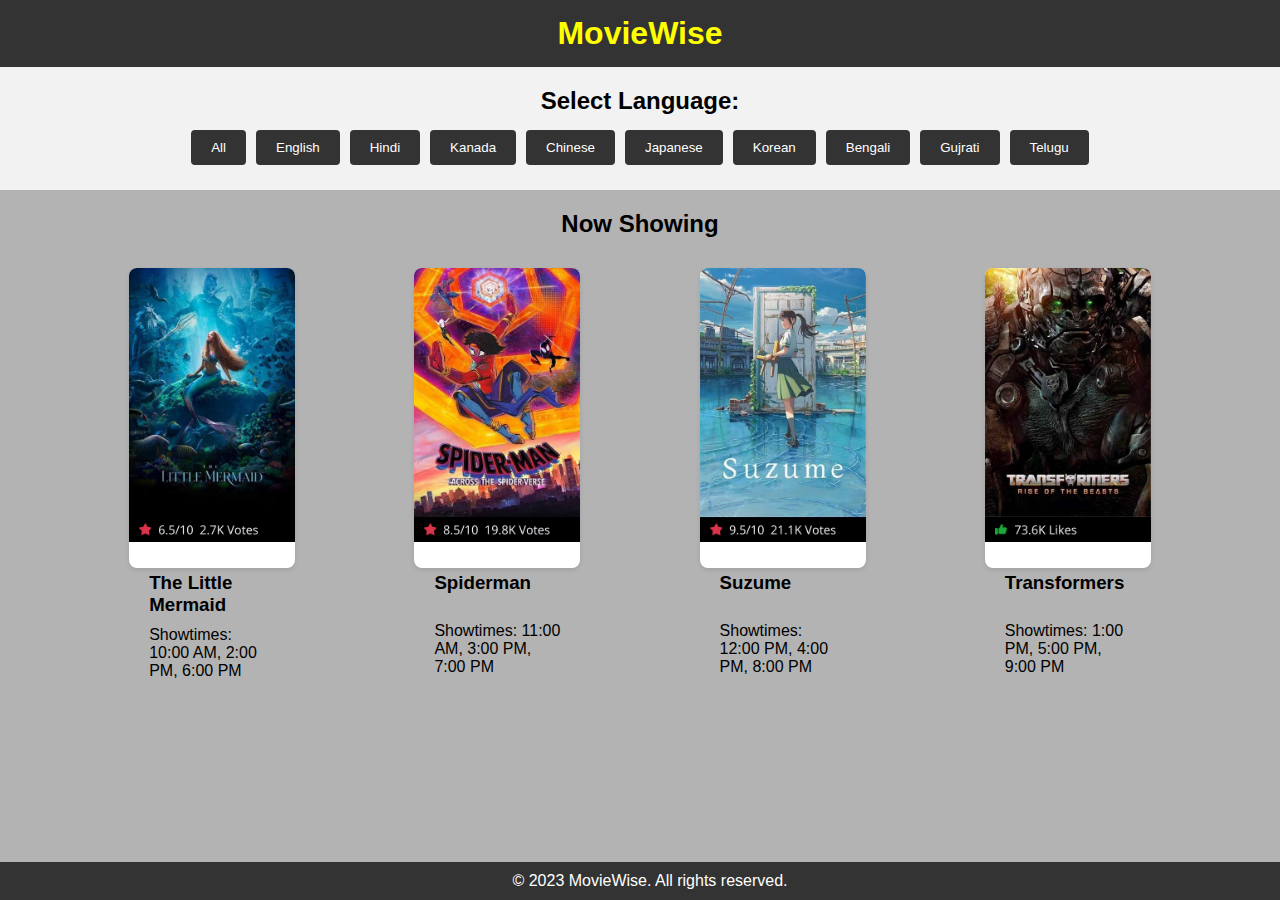
<file: index.html>
<!DOCTYPE html>
<html>
<head>
  <title>MovieWise</title>
  <link rel="stylesheet" type="text/css" href="style.css">
  <style>
    /* Added CSS for highlighting and blurring */
    .highlighted {
      border: 2px solid yellow;
      filter: blur(0);
    }

    .blurred {
      filter: blur(4px);
    }
  </style>
</head>
<body>
  <header>
    <h1>MovieWise</h1>
   
  </header>
  
  <div class="languages">
    <h2>Select Language:</h2>
    <div class="language-buttons">
      <div class="language-button">
        <button class="lang-btn" data-language="all">All</button>
      </div>
      <div class="language-button">
        <button class="lang-btn" data-language="english">English</button>
      </div>
      <div class="language-button">
        <button class="lang-btn" data-language="hindi">Hindi</button>
      </div>
      <div class="language-button">
        <button class="lang-btn" data-language="kanada">Kanada</button>
      </div>
      <div class="language-button">
        <button class="lang-btn" data-language="chinese">Chinese</button>
      </div>
      <div class="language-button">
        <button class="lang-btn" data-language="japanese">Japanese</button>
      </div>
      <div class="language-button">
        <button class="lang-btn" data-language="korean">Korean</button>
      </div>
      <div class="language-button">
        <button class="lang-btn" data-language="bengali">Bengali</button>
      </div>
      <div class="language-button">
        <button class="lang-btn" data-language="gujrati">Gujrati</button>
      </div>
      <div class="language-button">
        <button class="lang-btn" data-language="telugu">Telugu</button>
      </div>
    </div>
  </div>
  
  <main>
    <h2 class="now-showing">Now Showing</h2>
    <section id="movies">
      
      <div class="movie-card" data-language="english" onclick="window.location.href='seat_booking.html';" onmouseover="handleMovieHover(this);" onmouseout="handleMovieHover(this);">
        <img src="images/mermaid.avif" alt="Movie 1">
        <div class="movie-details">
          <div class="movie-info">
            <h3 class="movie-title">The Little Mermaid</h3>
          </div>
          <div class="movie-showtimes">
            <p>Showtimes: 10:00 AM, 2:00 PM, 6:00 PM</p>
          </div>
        </div>
      </div>
      <div class="movie-card" data-language="hindi" onclick="window.location.href='seat_booking1.html';" onmouseover="handleMovieHover(this);" onmouseout="handleMovieHover(this);">
        <img src="images/spider.avif" alt="Movie 2">
        <div class="movie-details">
          <div class="movie-info">
            <h3 class="movie-title">Spiderman</h3>
          </div>
          <div class="movie-showtimes movie-showtimes2">
            <p>Showtimes: 11:00 AM, 3:00 PM, 7:00 PM</p>
          </div>
        </div>
      </div>
      <div class="movie-card" data-language="korean" onclick="window.location.href='seat_booking2.html';" onmouseover="handleMovieHover(this);" onmouseout="handleMovieHover(this);">
        <img src="images/sume.avif" alt="Movie 3">
        <div class="movie-details">
          <div class="movie-info">
            <h3 class="movie-title">Suzume</h3>
          </div>
          <div class="movie-showtimes movie-showtimes3">
            <p>Showtimes: 12:00 PM, 4:00 PM, 8:00 PM</p>
          </div>
        </div>
      </div>
      <div class="movie-card" data-language="english" onclick="window.location.href='seat_booking3.html';" onmouseover="handleMovieHover(this);" onmouseout="handleMovieHover(this);">
        <img src="images/transform.avif" alt="Movie 4">
        <div class="movie-details">
          <div class="movie-info">
            <h3 class="movie-title">Transformers</h3>
          </div>
          <div class="movie-showtimes movie-showtimes4">
            <p>Showtimes: 1:00 PM, 5:00 PM, 9:00 PM</p>
          </div>
        </div>
      </div>
      <!-- Add more movie cards as needed -->
    </section>
  </main>
  
  <footer>
    <p>&copy; 2023 MovieWise. All rights reserved.</p>
  </footer>
  
  <script>
    function handleMovieHover(movieCard) {
      // Add the 'highlighted' class to the hovered movie card
      movieCard.classList.toggle("highlighted");

      // Blur other movie cards
      var movieCards = document.querySelectorAll(".movie-card");
      movieCards.forEach(function(card) {
        if (card !== movieCard) {
          card.classList.toggle("blurred");
        }
      });
    }

    document.addEventListener("DOMContentLoaded", function() {
      // Get all the language buttons
      var languageButtons = document.querySelectorAll(".lang-btn");

      // Add click event listener to each language button
      languageButtons.forEach(function(button) {
        button.addEventListener("click", function() {
          var selectedLanguage = button.getAttribute("data-language");

          // Hide all movie cards
          var movieCards = document.querySelectorAll(".movie-card");
          movieCards.forEach(function(card) {
            card.style.display = "none";
          });

          // Show movie cards with the selected language or all movies if "All" is selected
          var selectedCards;
          if (selectedLanguage === "all") {
            selectedCards = document.querySelectorAll(".movie-card");
          } else {
            selectedCards = document.querySelectorAll('.movie-card[data-language="' + selectedLanguage + '"]');
          }

          selectedCards.forEach(function(card) {
            card.style.display = "block";
          });
        });
      });
    });
  </script>

</body>
</html>
</file>
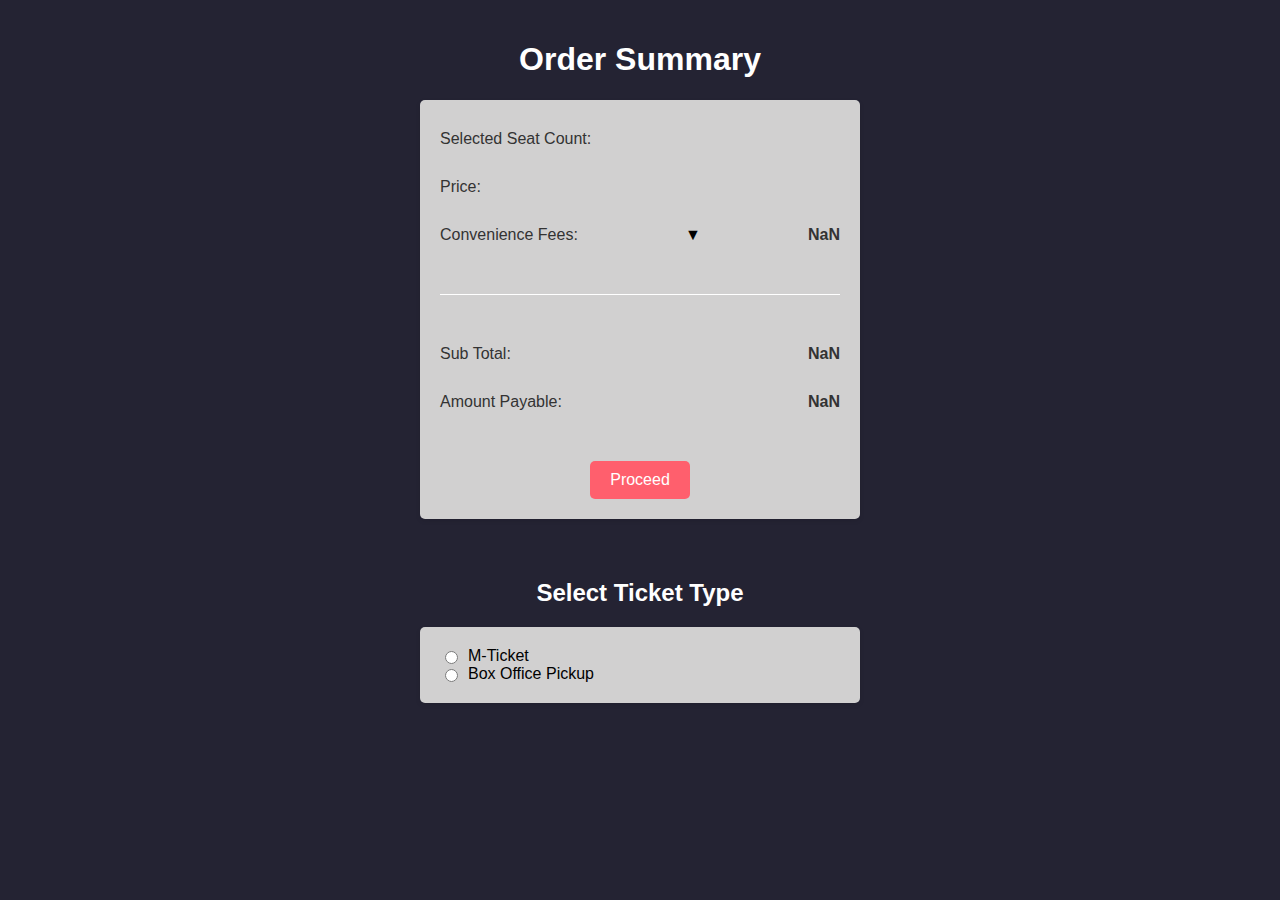
<file: order.html>
<!DOCTYPE html>
<html>
<head>
  <style>
    /* CSS code for Order Summary page */
    body {
      font-family: Arial, sans-serif;
      margin: 0;
      padding: 20px;
      background-color: #242333;
    }

    h1 {
      text-align: center;
      color: #fff;
    }

    h2 {
      margin-top: 60px;
      text-align: center;
      color: #fff;
    }

    div.container {
      max-width: 400px;
      margin: 20px auto;
      padding: 20px;
      background-color: #d1d0d0;
      border-radius: 5px;
      box-shadow: 0 2px 5px rgba(0, 0, 0, 0.1);
    }

    p {
      margin: 10px 0;
      color: #333;
    }

    span {
      font-weight: bold;
    }

    .flex-container {
      display: flex;
      justify-content: space-between;
      align-items: center;
      margin-bottom: 10px;
    }

    .subtotal {
      margin-top: 40px; /* Adjusted margin-top */
    }

    .dropdown {
      position: relative;
      margin-bottom: 40px; /* Adjusted margin-bottom */
    }

    .dropdown .dropdown-content {
      display: none;
      position: absolute;
      background-color: #f9f9f9;
      padding: 10px;
      border-radius: 5px;
      box-shadow: 0 2px 5px rgba(0, 0, 0, 0.1);
      z-index: 1;
    }

    .dropdown:hover .dropdown-content {
      display: block;
    }

    hr {
      border: none;
      border-top: 1px solid #fff;
      margin: 40px 0; /* Adjusted margin-top */
      transition: margin-top 0.3s ease-in-out;
    }

    .dropdown:hover ~ hr {
      margin-top: 90px; /* Adjusted margin-top */
    }

    .button {
      margin-top: 40px; /* Adjusted margin-top */
      text-align: center;
    }

    .button button {
      padding: 10px 20px;
      font-size: 16px;
      background-color: #ff5f6d;
      color: #fff;
      border: none;
      border-radius: 5px;
      cursor: pointer;
      transition: background-color 0.3s ease;
    }

    .button button:hover {
      background-color: #e33f4f;
    }
    

    .checkbox-container {
      max-width: 400px;
      margin: 20px auto;
      padding: 20px;
      background-color: #d1d0d0;
      border-radius: 5px;
      box-shadow: 0 2px 5px rgba(0, 0, 0, 0.1);
    }

    .radio-label {
      display: flex;
      align-items: center;
      color: black; /* Red color */
    }

    .radio-label input[type="radio"] {
      margin-right: 10px;
    }


    @media screen and (max-width: 480px) {
      div.container {
        max-width: 90%;
      }
    }
  </style>

  <title>Order Summary</title>
</head>
<body>
  <h1>Order Summary</h1>

  <div class="container">
    <div class="flex-container">
      <p>Selected Seat Count:</p>
      <p><span id="seat-count"></span></p>
    </div>
    <div class="flex-container">
      <p>Price:</p>
      <p><span id="price"></span></p>
    </div>
    <div class="dropdown">
      <div class="flex-container">
        <p>Convenience Fees:</p>
        <div class="dropdown-arrow">▼</div>
        <p class="dropdown-header"><span id="convenience-fees-total"></span></p>
      </div>
      <div class="dropdown-content">
        <p>Base Amount: <span id="base-amount"></span></p>
        <p>Central GST (CGST) @ 9%: <span id="cgst"></span></p>
        <p>State GST (SGST) @ 9%: <span id="sgst"></span></p>
      </div>
    </div>
    <hr>
    <div class="flex-container">
      <p>Sub Total:</p>
      <p><span id="sub-total"></span></p>
    </div>
    <div class="flex-container">
      <p>Amount Payable:</p>
      <p><span id="amount-payable"></span></p>
    </div>
    <div class="button">
      <button id="proceed-btn" disabled>Proceed</button>
    </div>
  </div>

  <h2 class="glow">Select Ticket Type</h2>

  <div class="checkbox-container">
    <label class="radio-label">
      <input type="radio" id="mticket-radio" name="ticket-type" value="mticket">
      M-Ticket
    </label>
    <label class="radio-label">
      <input type="radio" id="boxoffice-radio" name="ticket-type" value="boxoffice">
      Box Office Pickup
    </label>
  </div>

  <script>
    // Retrieve data from sessionStorage
    const selectedSeatCount = sessionStorage.getItem('selectedSeatCount');
    const totalPrice = sessionStorage.getItem('totalPrice');

    // Calculate convenience fees
    const calculateConvenienceFees = () => {
      const baseAmount = (parseFloat(totalPrice) * 0.1).toFixed(2);
      const cgst = (parseFloat(baseAmount) * 0.09).toFixed(2);
      const sgst = (parseFloat(baseAmount) * 0.09).toFixed(2);
      const convenienceFeesTotal = (parseFloat(baseAmount) + parseFloat(cgst) + parseFloat(sgst)).toFixed(2);

      document.getElementById('base-amount').textContent = baseAmount;
      document.getElementById('cgst').textContent = cgst;
      document.getElementById('sgst').textContent = sgst;
      document.getElementById('convenience-fees-total').textContent = convenienceFeesTotal;

      // Calculate sub total and amount payable
      const subTotal = (parseFloat(totalPrice) + parseFloat(convenienceFeesTotal)).toFixed(2);
      const amountPayable = subTotal;

      document.getElementById('sub-total').textContent = subTotal;
      document.getElementById('amount-payable').textContent = amountPayable;
    };

    // Update the HTML elements with the retrieved data
    document.getElementById('seat-count').textContent = selectedSeatCount;
    document.getElementById('price').textContent = totalPrice;

    // Initialize convenience fees
    calculateConvenienceFees();

    // Enable/disable the proceed button based on radio button selection
    const mticketRadio = document.getElementById('mticket-radio');
    const boxofficeRadio = document.getElementById('boxoffice-radio');
    const proceedButton = document.getElementById('proceed-btn');

    const handleRadioChange = () => {
      if (mticketRadio.checked || boxofficeRadio.checked) {
        proceedButton.disabled = false;
      } else {
        proceedButton.disabled = true;
      }
    };

    mticketRadio.addEventListener('change', handleRadioChange);
    boxofficeRadio.addEventListener('change', handleRadioChange);

    // Handle proceed button click event
    document.getElementById('proceed-btn').addEventListener('click', function () {
      // Perform the necessary action here when the button is clicked
      window.location.href = 'payment/payment.html';
    });
  </script>
</body>
</html>
</file>
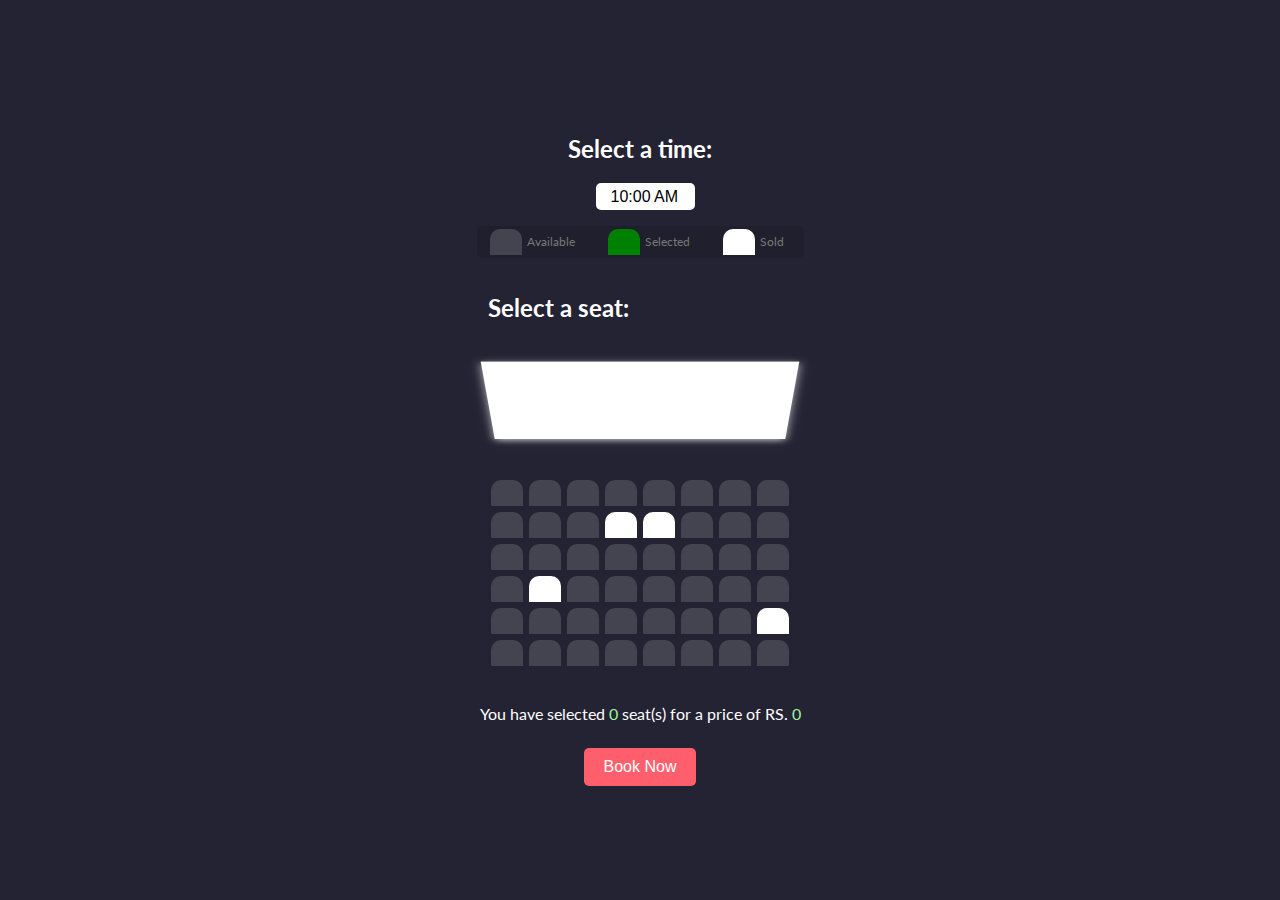
<file: seat_booking.html>
<!DOCTYPE html>
<html lang="en">
<head>
  <meta charset="UTF-8" />
  <meta http-equiv="X-UA-Compatible" content="IE=edge" />
  <meta name="viewport" content="width=device-width, initial-scale=1.0" />
  <link rel="stylesheet" href="seat_booking.css" />
  <title>Movie Seat Booking</title>
</head>
<body>
  <div class="container">
    <h2 id="movie-title">Select a time:</h2>
    <select id="movie-time">
      <option value="time1">10:00 AM</option>
      <option value="time2">1:00 PM</option>
      <option value="time3">4:00 PM</option>
    </select>
  </div>
  <ul class="showcase">
    <li>
      <div class="available"></div>
      <small>Available</small>
    </li>
    <li>
      <div class="selected"></div>
      <small>Selected</small>
    </li>
    <li>
      <div class="sold"></div>
      <small>Sold</small>
    </li>
  </ul>
  <div class="movie-container">
    <h2>Select a seat:</h2>
    <div class="screen"></div>
    <div class="seats-container">
      <div class="row">
        <div class="seat" data-price="220"></div>
        <div class="seat" data-price="220"></div>
        <div class="seat" data-price="220"></div>
        <div class="seat" data-price="220"></div>
        <div class="seat" data-price="220"></div>
        <div class="seat" data-price="220"></div>
        <div class="seat" data-price="220"></div>
        <div class="seat" data-price="220"></div>
      </div>
      <div class="row">
        <div class="seat" data-price="220"></div>
        <div class="seat" data-price="220"></div>
        <div class="seat" data-price="220"></div>
        <div class="seat" data-price="220"></div>
        <div class="seat" data-price="220"></div>
        <div class="seat" data-price="220"></div>
        <div class="seat" data-price="220"></div>
        <div class="seat" data-price="220"></div>
      </div>
      <div class="row">
        <div class="seat" data-price="250"></div>
        <div class="seat" data-price="250"></div>
        <div class="seat" data-price="250"></div>
        <div class="seat" data-price="250"></div>
        <div class="seat" data-price="250"></div>
        <div class="seat" data-price="250"></div>
        <div class="seat" data-price="250"></div>
        <div class="seat" data-price="250"></div>
      </div>
      <div class="row">
        <div class="seat" data-price="250"></div>
        <div class="seat" data-price="250"></div>
        <div class="seat" data-price="250"></div>
        <div class="seat" data-price="250"></div>
        <div class="seat" data-price="250"></div>
        <div class="seat" data-price="250"></div>
        <div class="seat" data-price="250"></div>
        <div class="seat" data-price="250"></div>
      </div>
      <div class="row">
        <div class="seat" data-price="320"></div>
        <div class="seat" data-price="320"></div>
        <div class="seat" data-price="320"></div>
        <div class="seat" data-price="320"></div>
        <div class="seat" data-price="320"></div>
        <div class="seat" data-price="320"></div>
        <div class="seat" data-price="320"></div>
        <div class="seat" data-price="320"></div>
      </div>
      <div class="row">
        <div class="seat" data-price="320"></div>
        <div class="seat" data-price="320"></div>
        <div class="seat" data-price="320"></div>
        <div class="seat" data-price="320"></div>
        <div class="seat" data-price="320"></div>
        <div class="seat" data-price="320"></div>
        <div class="seat" data-price="320"></div>
        <div class="seat" data-price="320"></div>
      </div>
    </div>
  </div>

  <p class="text">
    You have selected <span id="count">0</span> seat(s) for a price of RS.
    <span id="total">0</span>
  </p>

  <button id="book-btn">Book Now</button>


  
  <script src="seat_booking.js"></script>
</body>
</html>
</file>
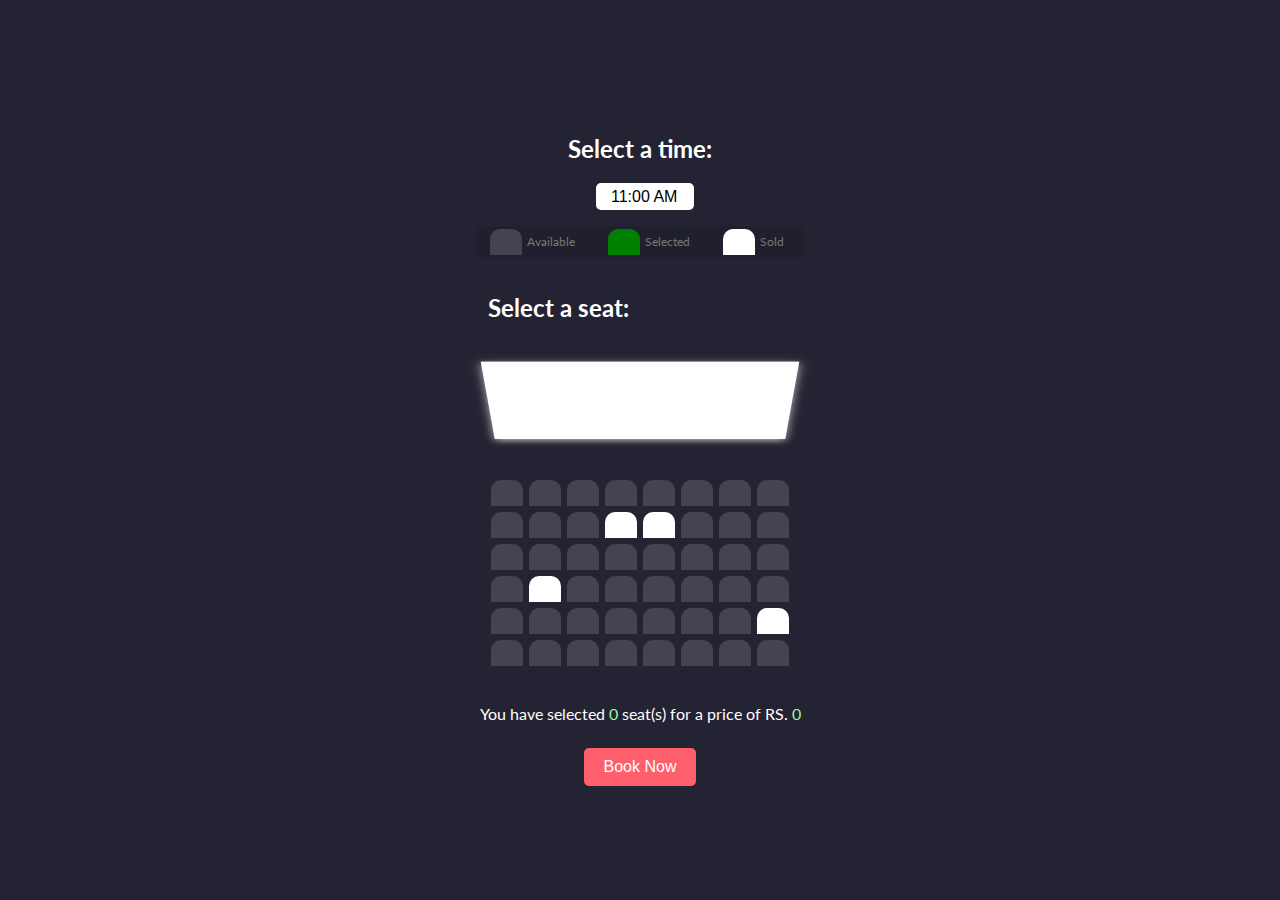
<file: seat_booking1.html>
<!DOCTYPE html>
<html lang="en">
<head>
  <meta charset="UTF-8" />
  <meta http-equiv="X-UA-Compatible" content="IE=edge" />
  <meta name="viewport" content="width=device-width, initial-scale=1.0" />
  <link rel="stylesheet" href="seat_booking1.css" />
  <title>Movie Seat Booking</title>
</head>
<body>
  <div class="container">
    <h2 id="movie-title">Select a time:</h2>
    <select id="movie-time">
      <option value="time1">11:00 AM</option>
      <option value="time2">3:00 PM</option>
      <option value="time3">7:00 PM</option>
    </select>
  </div>
  <ul class="showcase">
    <li>
      <div class="available"></div>
      <small>Available</small>
    </li>
    <li>
      <div class="selected"></div>
      <small>Selected</small>
    </li>
    <li>
      <div class="sold"></div>
      <small>Sold</small>
    </li>
  </ul>
  <div class="movie-container">
    <h2>Select a seat:</h2>
    <div class="screen"></div>
    <div class="seats-container">
      <div class="row">
        <div class="seat" data-price="220"></div>
        <div class="seat" data-price="220"></div>
        <div class="seat" data-price="220"></div>
        <div class="seat" data-price="220"></div>
        <div class="seat" data-price="220"></div>
        <div class="seat" data-price="220"></div>
        <div class="seat" data-price="220"></div>
        <div class="seat" data-price="220"></div>
      </div>
      <div class="row">
        <div class="seat" data-price="220"></div>
        <div class="seat" data-price="220"></div>
        <div class="seat" data-price="220"></div>
        <div class="seat" data-price="220"></div>
        <div class="seat" data-price="220"></div>
        <div class="seat" data-price="220"></div>
        <div class="seat" data-price="220"></div>
        <div class="seat" data-price="220"></div>
      </div>
      <div class="row">
        <div class="seat" data-price="250"></div>
        <div class="seat" data-price="250"></div>
        <div class="seat" data-price="250"></div>
        <div class="seat" data-price="250"></div>
        <div class="seat" data-price="250"></div>
        <div class="seat" data-price="250"></div>
        <div class="seat" data-price="250"></div>
        <div class="seat" data-price="250"></div>
      </div>
      <div class="row">
        <div class="seat" data-price="250"></div>
        <div class="seat" data-price="250"></div>
        <div class="seat" data-price="250"></div>
        <div class="seat" data-price="250"></div>
        <div class="seat" data-price="250"></div>
        <div class="seat" data-price="250"></div>
        <div class="seat" data-price="250"></div>
        <div class="seat" data-price="250"></div>
      </div>
      <div class="row">
        <div class="seat" data-price="320"></div>
        <div class="seat" data-price="320"></div>
        <div class="seat" data-price="320"></div>
        <div class="seat" data-price="320"></div>
        <div class="seat" data-price="320"></div>
        <div class="seat" data-price="320"></div>
        <div class="seat" data-price="320"></div>
        <div class="seat" data-price="320"></div>
      </div>
      <div class="row">
        <div class="seat" data-price="320"></div>
        <div class="seat" data-price="320"></div>
        <div class="seat" data-price="320"></div>
        <div class="seat" data-price="320"></div>
        <div class="seat" data-price="320"></div>
        <div class="seat" data-price="320"></div>
        <div class="seat" data-price="320"></div>
        <div class="seat" data-price="320"></div>
      </div>
    </div>
  </div>

  <p class="text">
    You have selected <span id="count">0</span> seat(s) for a price of RS.
    <span id="total">0</span>
  </p>

  <button id="book-btn">Book Now</button>


  
  <script src="seat_booking1.js"></script>
</body>
</html>
</file>
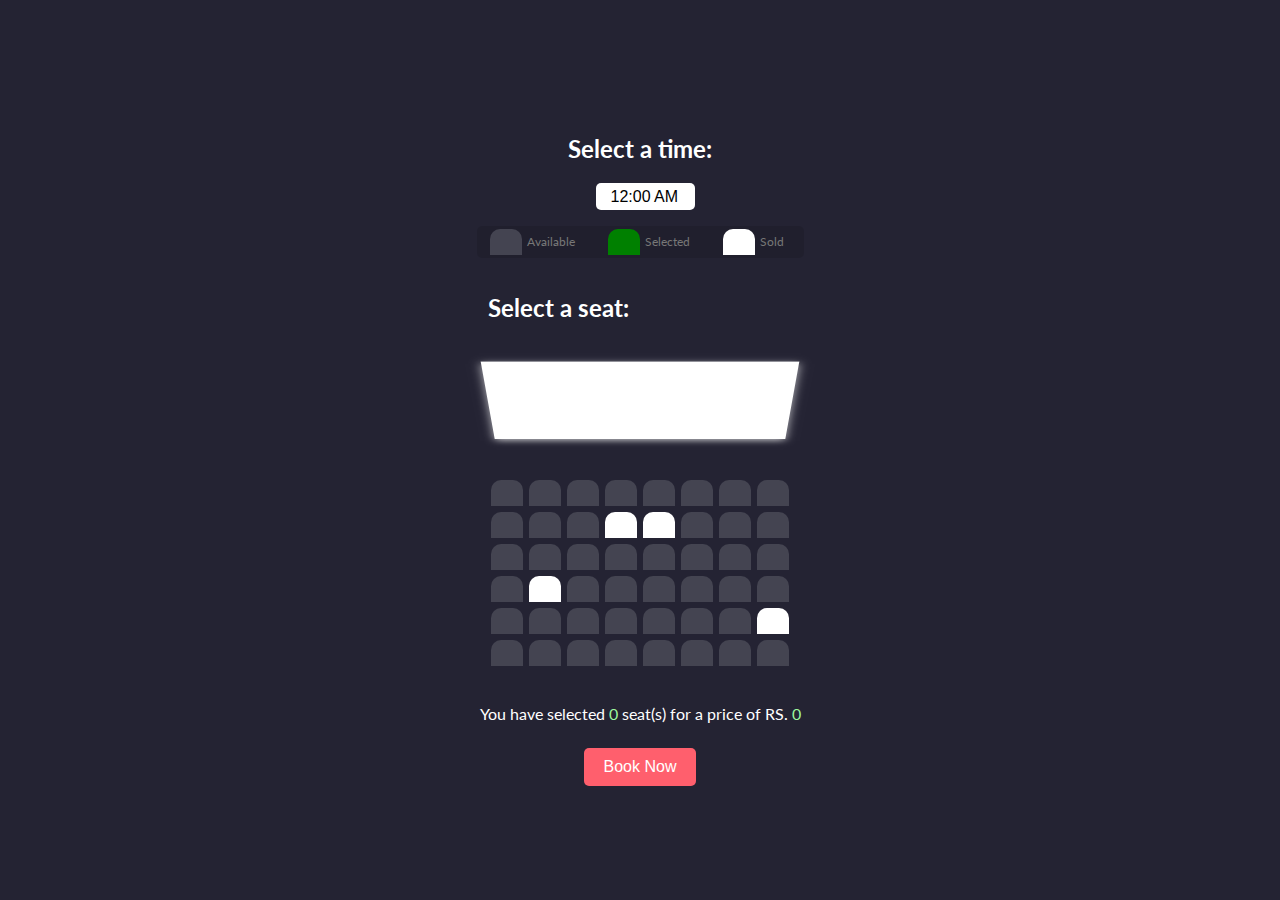
<file: seat_booking2.html>
<!DOCTYPE html>
<html lang="en">
<head>
  <meta charset="UTF-8" />
  <meta http-equiv="X-UA-Compatible" content="IE=edge" />
  <meta name="viewport" content="width=device-width, initial-scale=1.0" />
  <link rel="stylesheet" href="seat_booking2.css" />
  <title>Movie Seat Booking</title>
</head>
<body>
  <div class="container">
    <h2 id="movie-title">Select a time:</h2>
    <select id="movie-time">
      <option value="time1">12:00 AM</option>
      <option value="time2">4:00 PM</option>
      <option value="time3">8:00 PM</option>
    </select>
  </div>
  <ul class="showcase">
    <li>
      <div class="available"></div>
      <small>Available</small>
    </li>
    <li>
      <div class="selected"></div>
      <small>Selected</small>
    </li>
    <li>
      <div class="sold"></div>
      <small>Sold</small>
    </li>
  </ul>
  <div class="movie-container">
    <h2>Select a seat:</h2>
    <div class="screen"></div>
    <div class="seats-container">
      <div class="row">
        <div class="seat" data-price="220"></div>
        <div class="seat" data-price="220"></div>
        <div class="seat" data-price="220"></div>
        <div class="seat" data-price="220"></div>
        <div class="seat" data-price="220"></div>
        <div class="seat" data-price="220"></div>
        <div class="seat" data-price="220"></div>
        <div class="seat" data-price="220"></div>
      </div>
      <div class="row">
        <div class="seat" data-price="220"></div>
        <div class="seat" data-price="220"></div>
        <div class="seat" data-price="220"></div>
        <div class="seat" data-price="220"></div>
        <div class="seat" data-price="220"></div>
        <div class="seat" data-price="220"></div>
        <div class="seat" data-price="220"></div>
        <div class="seat" data-price="220"></div>
      </div>
      <div class="row">
        <div class="seat" data-price="250"></div>
        <div class="seat" data-price="250"></div>
        <div class="seat" data-price="250"></div>
        <div class="seat" data-price="250"></div>
        <div class="seat" data-price="250"></div>
        <div class="seat" data-price="250"></div>
        <div class="seat" data-price="250"></div>
        <div class="seat" data-price="250"></div>
      </div>
      <div class="row">
        <div class="seat" data-price="250"></div>
        <div class="seat" data-price="250"></div>
        <div class="seat" data-price="250"></div>
        <div class="seat" data-price="250"></div>
        <div class="seat" data-price="250"></div>
        <div class="seat" data-price="250"></div>
        <div class="seat" data-price="250"></div>
        <div class="seat" data-price="250"></div>
      </div>
      <div class="row">
        <div class="seat" data-price="320"></div>
        <div class="seat" data-price="320"></div>
        <div class="seat" data-price="320"></div>
        <div class="seat" data-price="320"></div>
        <div class="seat" data-price="320"></div>
        <div class="seat" data-price="320"></div>
        <div class="seat" data-price="320"></div>
        <div class="seat" data-price="320"></div>
      </div>
      <div class="row">
        <div class="seat" data-price="320"></div>
        <div class="seat" data-price="320"></div>
        <div class="seat" data-price="320"></div>
        <div class="seat" data-price="320"></div>
        <div class="seat" data-price="320"></div>
        <div class="seat" data-price="320"></div>
        <div class="seat" data-price="320"></div>
        <div class="seat" data-price="320"></div>
      </div>
    </div>
  </div>

  <p class="text">
    You have selected <span id="count">0</span> seat(s) for a price of RS.
    <span id="total">0</span>
  </p>

  <button id="book-btn">Book Now</button>


  <script src="seat_booking2.js"></script>
</body>
</html>
</file>
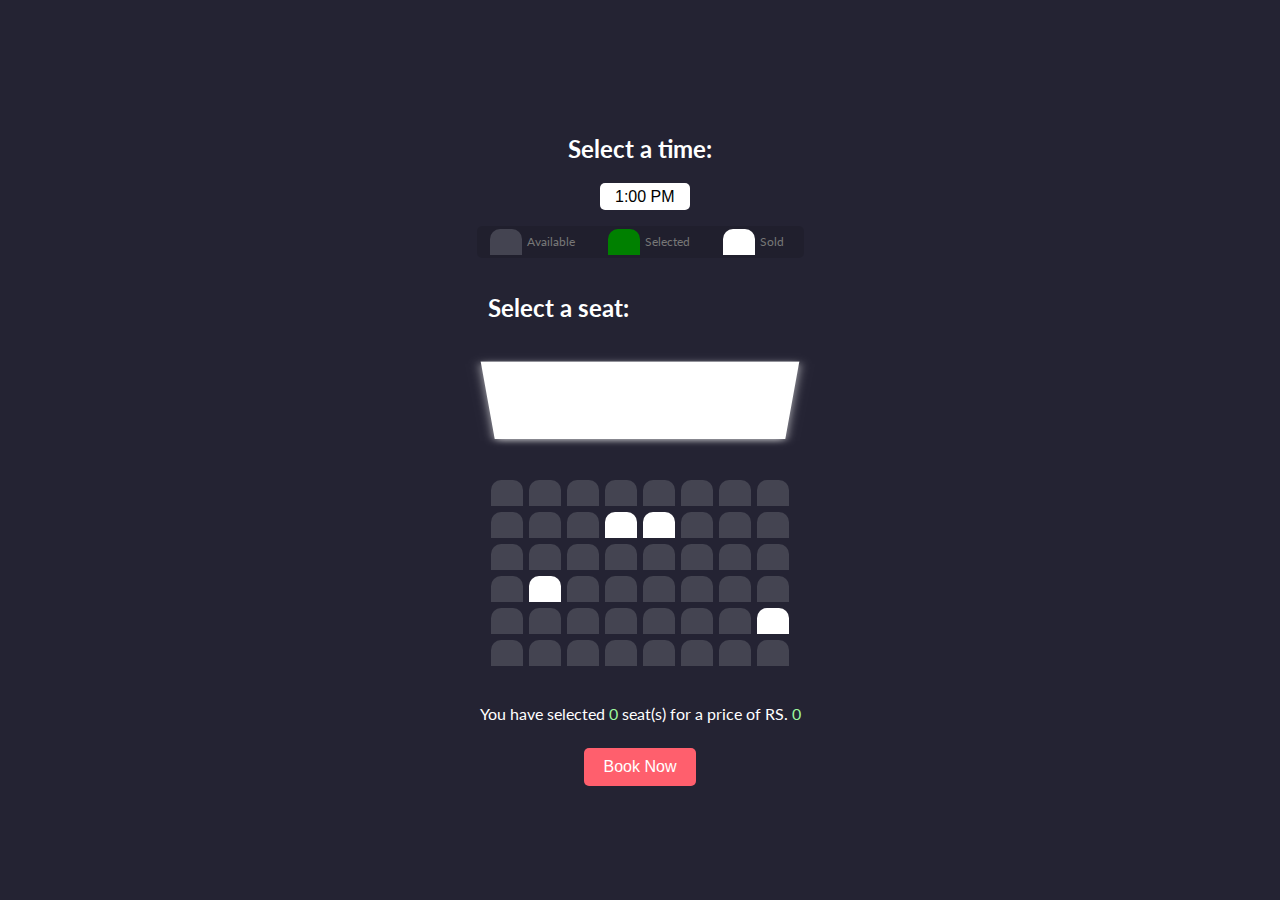
<file: seat_booking3.html>
<!DOCTYPE html>
<html lang="en">
<head>
  <meta charset="UTF-8" />
  <meta http-equiv="X-UA-Compatible" content="IE=edge" />
  <meta name="viewport" content="width=device-width, initial-scale=1.0" />
  <link rel="stylesheet" href="seat_booking3.css" />
  <title>Movie Seat Booking</title>
</head>
<body>
  <div class="container">
    <h2 id="movie-title">Select a time:</h2>
    <select id="movie-time">
      <option value="time1">1:00 PM</option>
      <option value="time2">5:00 PM</option>
      <option value="time3">9:00 PM</option>
    </select>
  </div>
  <ul class="showcase">
    <li>
      <div class="available"></div>
      <small>Available</small>
    </li>
    <li>
      <div class="selected"></div>
      <small>Selected</small>
    </li>
    <li>
      <div class="sold"></div>
      <small>Sold</small>
    </li>
  </ul>
  <div class="movie-container">
    <h2>Select a seat:</h2>
    <div class="screen"></div>
    <div class="seats-container">
      <div class="row">
        <div class="seat" data-price="220"></div>
        <div class="seat" data-price="220"></div>
        <div class="seat" data-price="220"></div>
        <div class="seat" data-price="220"></div>
        <div class="seat" data-price="220"></div>
        <div class="seat" data-price="220"></div>
        <div class="seat" data-price="220"></div>
        <div class="seat" data-price="220"></div>
      </div>
      <div class="row">
        <div class="seat" data-price="220"></div>
        <div class="seat" data-price="220"></div>
        <div class="seat" data-price="220"></div>
        <div class="seat" data-price="220"></div>
        <div class="seat" data-price="220"></div>
        <div class="seat" data-price="220"></div>
        <div class="seat" data-price="220"></div>
        <div class="seat" data-price="220"></div>
      </div>
      <div class="row">
        <div class="seat" data-price="250"></div>
        <div class="seat" data-price="250"></div>
        <div class="seat" data-price="250"></div>
        <div class="seat" data-price="250"></div>
        <div class="seat" data-price="250"></div>
        <div class="seat" data-price="250"></div>
        <div class="seat" data-price="250"></div>
        <div class="seat" data-price="250"></div>
      </div>
      <div class="row">
        <div class="seat" data-price="250"></div>
        <div class="seat" data-price="250"></div>
        <div class="seat" data-price="250"></div>
        <div class="seat" data-price="250"></div>
        <div class="seat" data-price="250"></div>
        <div class="seat" data-price="250"></div>
        <div class="seat" data-price="250"></div>
        <div class="seat" data-price="250"></div>
      </div>
      <div class="row">
        <div class="seat" data-price="320"></div>
        <div class="seat" data-price="320"></div>
        <div class="seat" data-price="320"></div>
        <div class="seat" data-price="320"></div>
        <div class="seat" data-price="320"></div>
        <div class="seat" data-price="320"></div>
        <div class="seat" data-price="320"></div>
        <div class="seat" data-price="320"></div>
      </div>
      <div class="row">
        <div class="seat" data-price="320"></div>
        <div class="seat" data-price="320"></div>
        <div class="seat" data-price="320"></div>
        <div class="seat" data-price="320"></div>
        <div class="seat" data-price="320"></div>
        <div class="seat" data-price="320"></div>
        <div class="seat" data-price="320"></div>
        <div class="seat" data-price="320"></div>
      </div>
    </div>
  </div>

  <p class="text">
    You have selected <span id="count">0</span> seat(s) for a price of RS.
    <span id="total">0</span>
  </p>

  <button id="book-btn">Book Now</button>


  <script src="seat_booking3.js"></script>
</body>
</html>
</file>
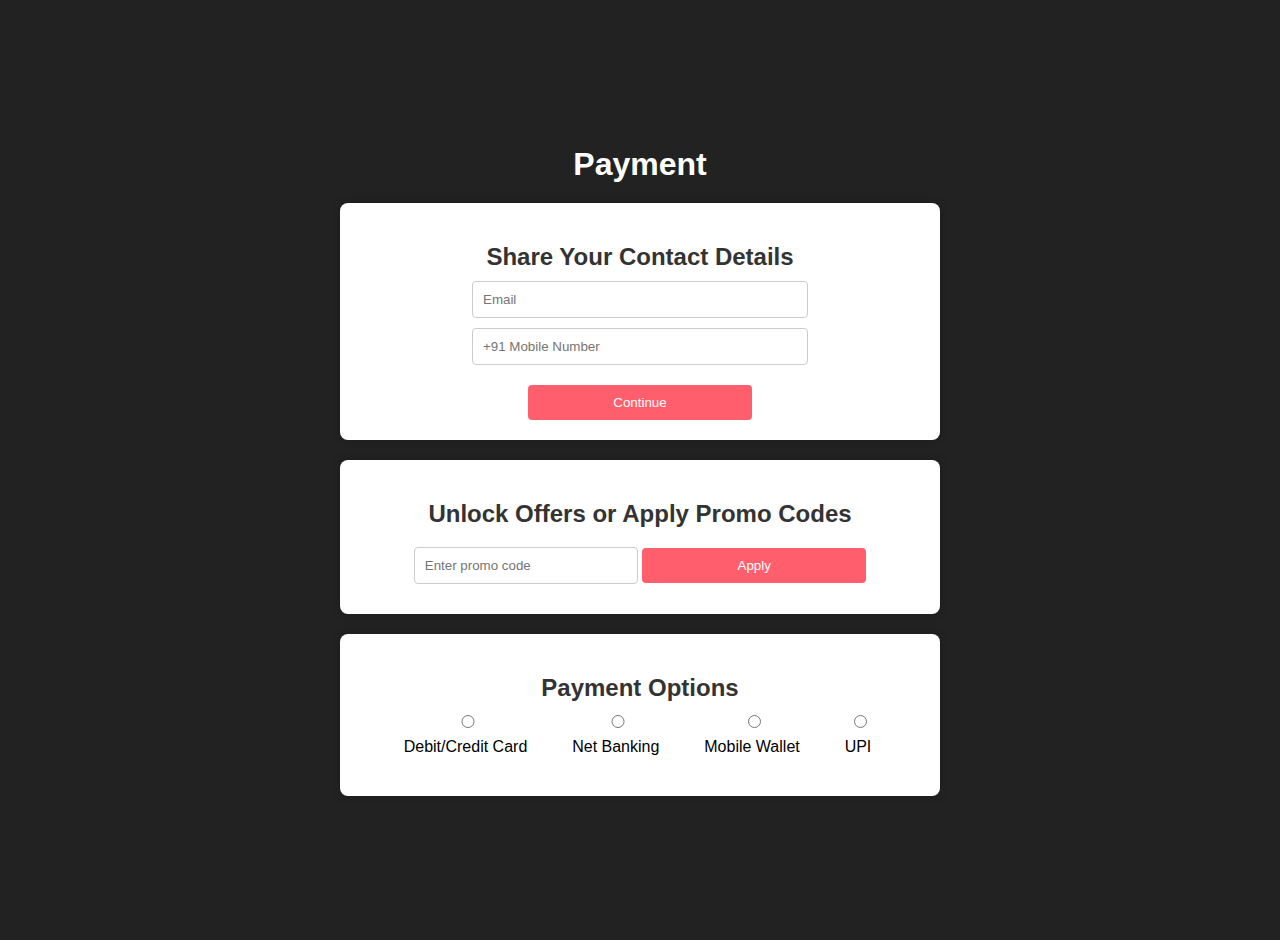
<file: payment/payment.html>
<!DOCTYPE html>
<html>
<head>
  <title>Contact Details and Payment</title>
  <link rel="stylesheet" type="text/css" href="payment.css">
</head>
<body>
  <div class="main-container">
    <h1 class="payment-title">Payment</h1>
    <div class="container">
      <h2>Share Your Contact Details</h2>
      <form>
        <input type="email" id="email" name="email" placeholder="Email" required autocomplete="off">
        <input type="tel" id="mobile" name="mobile" placeholder="+91 Mobile Number" required autocomplete="off">
         <button id="continue" onclick="continuePayment(event)">Continue</button>
      </form>
    </div>

    <div class="container">
      <h2>Unlock Offers or Apply Promo Codes</h2>
      <input type="text" id="promoCode" placeholder="Enter promo code">
      <button id="apply" onclick="applyPromoCode()">Apply</button>
    </div>

    <div class="container">
      <h2>Payment Options</h2>
      <div class="payment-options">
        <div class="payment-option">
          <input type="radio" id="cardOption" name="paymentOption" onclick="showPaymentDetails('cardPayment')">
          <label for="cardOption">Debit/Credit Card</label>
        </div>
        <div class="payment-option">
          <input type="radio" id="netbankingOption" name="paymentOption" onclick="showPaymentDetails('netBankingPayment')">
          <label for="netbankingOption">Net Banking</label>
        </div>
        <div class="payment-option">
          <input type="radio" id="walletOption" name="paymentOption" onclick="showPaymentDetails('walletPayment')">
          <label for="walletOption">Mobile Wallet</label>
        </div>
        <div class="payment-option">
          <input type="radio" id="upiOption" name="paymentOption" onclick="showPaymentDetails('upiPayment')">
          <label for="upiOption">UPI</label>
        </div>
      </div>

      
      <div class="payment-details" id="cardPayment">
        <div class="payment-option-details">
          <label for="cardNumber">Card Number:</label>
          <input type="number" id="cardNumber" name="cardNumber" required>
        </div>
        <div class="payment-option-details">
          <label for="cardName">Name on Card:</label>
          <input type="text" id="cardName" name="cardName" required>
        </div>
        <div class="payment-option-details">
          <div class="expiry-container">
            <label for="expiryMonth">Expiry Date: </label>
            <input type="text" id="expiryMonth" name="expiryMonth" placeholder="MM" required>
            <span>/</span>
            <input type="text" id="expiryYear" name="expiryYear" placeholder="YYYY" required>
          </div>
          <div class="cvv-container">
            <label for="cvv">CVV:</label>
            <input type="text" id="cvv" name="cvv" placeholder="cvv" required>
          </div>
        </div>
        <button onclick="makeCardPayment()">Make Payment</button>
      </div>

      <div class="payment-details" id="netBankingPayment">
        <div class="payment-option-details">
          <label for="bankName">Select Bank:</label>
          <select id="bankName" name="bankName" required>
            <option value="" disabled selected>Select Bank</option>
            <option value="bank1">Bank 1</option>
            <option value="bank2">Bank 2</option>
            <option value="bank3">Bank 3</option>
          </select>
        </div>
        <button onclick="makeNetBankingPayment()">Make Payment</button>
      </div>

      <div class="payment-details" id="walletPayment">
        <div class="payment-option-details">
          <label for="walletName">Select Wallet:</label>
          <select id="walletName" name="walletName" required>
            <option value="" disabled selected>Select Wallet</option>
            <option value="wallet1">Paytm</option>
            <option value="wallet2">Amazon Pay</option>
            <option value="wallet3">Mobikwik</option>
          </select>
        </div>
        <button onclick="makeWalletPayment()">Make Payment</button>
      </div>

      <div class="payment-details" id="upiPayment">
        <div class="payment-option-details">
          <label for="upiId">UPI ID:</label>
          <input type="text" id="upiId" name="upiId" placeholder="@upi-id" required>
        </div>
        <button onclick="makeUpiPayment()">Make Payment</button>
      </div>
    </div>
  </div>

  <script src="payment.js"></script>
</body>
</html>
</file>
<file: seat_booking.css>
@import url("https://fonts.googleapis.com/css?family=Lato&display=swap");

* {
  box-sizing: border-box;
}

body {
  background-color: #242333;
  color: #fff;
  display: flex;
  flex-direction: column;
  align-items: center;
  justify-content: center;
  height: 100vh;
  font-family: "Lato", sans-serif;
  margin: 0;
}

.container {
    display: flex;
    justify-content: center;
    align-items: center;
    flex-direction: column;
    
  }

.container select {
    background-color: #fff;
    border: 0;
    border-radius: 5px;
    font-size: 16px;
    margin-left: 10px;
    padding: 5px 15px 5px 15px;
    -moz-appearance: none;
    -webkit-appearance: none;
    appearance: none;
}

.movie-container {
  margin-bottom: 30px;
}

.screen {
    background-color: #fff;
    height: 120px;
    width: 100%;
    margin: 15px 0;
    transform: perspective(1000px) rotateX(-50deg);
    box-shadow: 0 3px 10px rgba(255, 255, 255, 0.7);
    border-radius: 0;
  }
  
  .screen::before {
    content: "";
    position: absolute;
    top: 0;
    left: 0;
    height: 15px;
    width: 15px;
    background-color: #fff;
  }
  
  .screen::after {
    content: "";
    position: absolute;
    top: 0;
    right: 0;
    height: 15px;
    width: 15px;
    background-color: #fff;
  }
  

.seats-container {
  perspective: 1000px;
}

.row {
  display: flex;
}

.seat {
  background-color: #444451;
  height: 26px;
  width: 32px;
  margin: 3px;
  font-size: 50px;
  border-top-left-radius: 10px;
  border-top-right-radius: 10px;
}

.seat.selected {
  background-color: green;
}

.seat.sold {
  background-color: #fff;
}

.seat:not(.sold):hover {
  cursor: pointer;
  transform: scale(1.2);
}

.showcase .seat:not(.sold):hover {
  cursor: default;
  transform: scale(1);
}

.showcase {
  background: rgba(0, 0, 0, 0.1);
  padding: 5px 10px;
  border-radius: 5px;
  color: #777;
  list-style-type: none;
  display: flex;
  justify-content: space-between;
}

.showcase li {
  display: flex;
  align-items: center;
  justify-content: center;
  margin: 0 10px;
}

.showcase li small {
  margin-left: 2px;
}

p.text {
  margin: 5px 0;
}

p.text span {
  color: rgb(158, 248, 158);
}

.showcase {
    display: flex;
    list-style: none;
    padding: 0;
  }
  
  .showcase li {
    display: flex;
    align-items: center;
    margin-right: 20px;
  }
  
  .showcase li div {
    height: 26px;
  width: 32px;
  margin: 3px;
  font-size: 50px;
  border-top-left-radius: 10px;
  border-top-right-radius: 10px;
  }
  
  .available {
    background-color: #444451;
  }
  
  .selected {
    background-color: green;
  }
  
  .sold {
    background-color: #fff;
  }
  
  .showcase small {
    font-size: 12px;
  }
  
  #book-btn {
    padding: 10px 20px;
    margin-top: 20px;
    background-color: #ff5f6d;
    color: #fff;
    border: none;
    border-radius: 5px;
    font-size: 16px;
    cursor: pointer;
  }
  
  #book-btn:hover {
    background-color: #e33f4f;
  }
</file>
<file: seat_booking1.css>
@import url("https://fonts.googleapis.com/css?family=Lato&display=swap");

* {
  box-sizing: border-box;
}

body {
  background-color: #242333;
  color: #fff;
  display: flex;
  flex-direction: column;
  align-items: center;
  justify-content: center;
  height: 100vh;
  font-family: "Lato", sans-serif;
  margin: 0;
}

.container {
    display: flex;
    justify-content: center;
    align-items: center;
    flex-direction: column;
    
  }

.container select {
    background-color: #fff;
    border: 0;
    border-radius: 5px;
    font-size: 16px;
    margin-left: 10px;
    padding: 5px 15px 5px 15px;
    -moz-appearance: none;
    -webkit-appearance: none;
    appearance: none;
}

.movie-container {
  margin-bottom: 30px;
}

.screen {
    background-color: #fff;
    height: 120px;
    width: 100%;
    margin: 15px 0;
    transform: perspective(1000px) rotateX(-50deg);
    box-shadow: 0 3px 10px rgba(255, 255, 255, 0.7);
    border-radius: 0;
  }
  
  .screen::before {
    content: "";
    position: absolute;
    top: 0;
    left: 0;
    height: 15px;
    width: 15px;
    background-color: #fff;
  }
  
  .screen::after {
    content: "";
    position: absolute;
    top: 0;
    right: 0;
    height: 15px;
    width: 15px;
    background-color: #fff;
  }
  

.seats-container {
  perspective: 1000px;
}

.row {
  display: flex;
}

.seat {
  background-color: #444451;
  height: 26px;
  width: 32px;
  margin: 3px;
  font-size: 50px;
  border-top-left-radius: 10px;
  border-top-right-radius: 10px;
}

.seat.selected {
  background-color: green;
}

.seat.sold {
  background-color: #fff;
}

.seat:not(.sold):hover {
  cursor: pointer;
  transform: scale(1.2);
}

.showcase .seat:not(.sold):hover {
  cursor: default;
  transform: scale(1);
}

.showcase {
  background: rgba(0, 0, 0, 0.1);
  padding: 5px 10px;
  border-radius: 5px;
  color: #777;
  list-style-type: none;
  display: flex;
  justify-content: space-between;
}

.showcase li {
  display: flex;
  align-items: center;
  justify-content: center;
  margin: 0 10px;
}

.showcase li small {
  margin-left: 2px;
}

p.text {
  margin: 5px 0;
}

p.text span {
  color: rgb(158, 248, 158);
}

.showcase {
    display: flex;
    list-style: none;
    padding: 0;
  }
  
  .showcase li {
    display: flex;
    align-items: center;
    margin-right: 20px;
  }
  
  .showcase li div {
    height: 26px;
  width: 32px;
  margin: 3px;
  font-size: 50px;
  border-top-left-radius: 10px;
  border-top-right-radius: 10px;
  }
  
  .available {
    background-color: #444451;
  }
  
  .selected {
    background-color: green;
  }
  
  .sold {
    background-color: #fff;
  }
  
  .showcase small {
    font-size: 12px;
  }
  
  #book-btn {
    padding: 10px 20px;
    margin-top: 20px;
    background-color: #ff5f6d;
    color: #fff;
    border: none;
    border-radius: 5px;
    font-size: 16px;
    cursor: pointer;
  }
  
  #book-btn:hover {
    background-color: #e33f4f;
  }
</file>
<file: seat_booking2.css>
@import url("https://fonts.googleapis.com/css?family=Lato&display=swap");

* {
  box-sizing: border-box;
}

body {
  background-color: #242333;
  color: #fff;
  display: flex;
  flex-direction: column;
  align-items: center;
  justify-content: center;
  height: 100vh;
  font-family: "Lato", sans-serif;
  margin: 0;
}

.container {
    display: flex;
    justify-content: center;
    align-items: center;
    flex-direction: column;
    
  }

.container select {
    background-color: #fff;
    border: 0;
    border-radius: 5px;
    font-size: 16px;
    margin-left: 10px;
    padding: 5px 15px 5px 15px;
    -moz-appearance: none;
    -webkit-appearance: none;
    appearance: none;
}

.movie-container {
  margin-bottom: 30px;
}

.screen {
    background-color: #fff;
    height: 120px;
    width: 100%;
    margin: 15px 0;
    transform: perspective(1000px) rotateX(-50deg);
    box-shadow: 0 3px 10px rgba(255, 255, 255, 0.7);
    border-radius: 0;
  }
  
  .screen::before {
    content: "";
    position: absolute;
    top: 0;
    left: 0;
    height: 15px;
    width: 15px;
    background-color: #fff;
  }
  
  .screen::after {
    content: "";
    position: absolute;
    top: 0;
    right: 0;
    height: 15px;
    width: 15px;
    background-color: #fff;
  }
  

.seats-container {
  perspective: 1000px;
}

.row {
  display: flex;
}

.seat {
  background-color: #444451;
  height: 26px;
  width: 32px;
  margin: 3px;
  font-size: 50px;
  border-top-left-radius: 10px;
  border-top-right-radius: 10px;
}

.seat.selected {
  background-color: green;
}

.seat.sold {
  background-color: #fff;
}

.seat:not(.sold):hover {
  cursor: pointer;
  transform: scale(1.2);
}

.showcase .seat:not(.sold):hover {
  cursor: default;
  transform: scale(1);
}

.showcase {
  background: rgba(0, 0, 0, 0.1);
  padding: 5px 10px;
  border-radius: 5px;
  color: #777;
  list-style-type: none;
  display: flex;
  justify-content: space-between;
}

.showcase li {
  display: flex;
  align-items: center;
  justify-content: center;
  margin: 0 10px;
}

.showcase li small {
  margin-left: 2px;
}

p.text {
  margin: 5px 0;
}

p.text span {
  color: rgb(158, 248, 158);
}

.showcase {
    display: flex;
    list-style: none;
    padding: 0;
  }
  
  .showcase li {
    display: flex;
    align-items: center;
    margin-right: 20px;
  }
  
  .showcase li div {
    height: 26px;
  width: 32px;
  margin: 3px;
  font-size: 50px;
  border-top-left-radius: 10px;
  border-top-right-radius: 10px;
  }
  
  .available {
    background-color: #444451;
  }
  
  .selected {
    background-color: green;
  }
  
  .sold {
    background-color: #fff;
  }
  
  .showcase small {
    font-size: 12px;
  }
  
  #book-btn {
    padding: 10px 20px;
    margin-top: 20px;
    background-color: #ff5f6d;
    color: #fff;
    border: none;
    border-radius: 5px;
    font-size: 16px;
    cursor: pointer;
  }
  
  #book-btn:hover {
    background-color: #e33f4f;
  }
</file>
<file: seat_booking3.css>
@import url("https://fonts.googleapis.com/css?family=Lato&display=swap");

* {
  box-sizing: border-box;
}

body {
  background-color: #242333;
  color: #fff;
  display: flex;
  flex-direction: column;
  align-items: center;
  justify-content: center;
  height: 100vh;
  font-family: "Lato", sans-serif;
  margin: 0;
}

.container {
    display: flex;
    justify-content: center;
    align-items: center;
    flex-direction: column;
    
  }

.container select {
    background-color: #fff;
    border: 0;
    border-radius: 5px;
    font-size: 16px;
    margin-left: 10px;
    padding: 5px 15px 5px 15px;
    -moz-appearance: none;
    -webkit-appearance: none;
    appearance: none;
}

.movie-container {
  margin-bottom: 30px;
}

.screen {
    background-color: #fff;
    height: 120px;
    width: 100%;
    margin: 15px 0;
    transform: perspective(1000px) rotateX(-50deg);
    box-shadow: 0 3px 10px rgba(255, 255, 255, 0.7);
    border-radius: 0;
  }
  
  .screen::before {
    content: "";
    position: absolute;
    top: 0;
    left: 0;
    height: 15px;
    width: 15px;
    background-color: #fff;
  }
  
  .screen::after {
    content: "";
    position: absolute;
    top: 0;
    right: 0;
    height: 15px;
    width: 15px;
    background-color: #fff;
  }
  

.seats-container {
  perspective: 1000px;
}

.row {
  display: flex;
}

.seat {
  background-color: #444451;
  height: 26px;
  width: 32px;
  margin: 3px;
  font-size: 50px;
  border-top-left-radius: 10px;
  border-top-right-radius: 10px;
}

.seat.selected {
  background-color: green;
}

.seat.sold {
  background-color: #fff;
}

.seat:not(.sold):hover {
  cursor: pointer;
  transform: scale(1.2);
}

.showcase .seat:not(.sold):hover {
  cursor: default;
  transform: scale(1);
}

.showcase {
  background: rgba(0, 0, 0, 0.1);
  padding: 5px 10px;
  border-radius: 5px;
  color: #777;
  list-style-type: none;
  display: flex;
  justify-content: space-between;
}

.showcase li {
  display: flex;
  align-items: center;
  justify-content: center;
  margin: 0 10px;
}

.showcase li small {
  margin-left: 2px;
}

p.text {
  margin: 5px 0;
}

p.text span {
  color: rgb(158, 248, 158);
}

.showcase {
    display: flex;
    list-style: none;
    padding: 0;
  }
  
  .showcase li {
    display: flex;
    align-items: center;
    margin-right: 20px;
  }
  
  .showcase li div {
    height: 26px;
  width: 32px;
  margin: 3px;
  font-size: 50px;
  border-top-left-radius: 10px;
  border-top-right-radius: 10px;
  }
  
  .available {
    background-color: #444451;
  }
  
  .selected {
    background-color: green;
  }
  
  .sold {
    background-color: #fff;
  }
  
  .showcase small {
    font-size: 12px;
  }
  
  #book-btn {
    padding: 10px 20px;
    margin-top: 20px;
    background-color: #ff5f6d;
    color: #fff;
    border: none;
    border-radius: 5px;
    font-size: 16px;
    cursor: pointer;
  }
  
  #book-btn:hover {
    background-color: #e33f4f;
  }
</file>
<file: payment/payment.css>
body {
  margin: 0;
  padding: 0;
  font-family: Arial, sans-serif;
  background-color: #F5F5F5;
}

.main-container {
  text-align: center;
  min-height: 100vh;
  background-color: #232222;
  display: flex;
  flex-direction: column;
  align-items: center;
  justify-content: center;
  padding: 20px;
}

.payment-title {
  font-size: 32px;
  margin-bottom: 20px;
  text-align: center;
  color: #FFF;
}

.container {
  background-color: #FFF;
  padding: 20px;
  border-radius: 8px;
  box-shadow: 0 0 10px rgba(0, 0, 0, 0.2);
  margin-bottom: 20px;
  max-width: 600px;
  width: 100%;
  box-sizing: border-box;
}

.container.left-container {
  width: 50%;
  float: left;
  padding-right: 10px;
}

.container.right-container {
  width: 50%;
  float: right;
  padding-left: 10px;
}

.container h2 {
  font-size: 24px;
  margin-bottom: 10px;
  text-align: center;
  color: #333;
}

.container form {
  text-align: center;
}

.container input,
.container select {
  padding: 10px;
  margin-bottom: 10px;
  border-radius: 4px;
  border: 1px solid #CCC;
  width: 100%;
  box-sizing: border-box;
}

.container input[type="text"]:focus,
.container input[type="email"]:focus,
.container input[type="password"]:focus,
.container input[type="tel"]:focus,
.container input[type="number"]:focus,
.container select:focus {
  outline: none;
  border-color: #e93959;
}

#expiryMonth,
#expiryYear,
#cvv {
  width: 20%;
}

#promoCode {
  width: 40%;
}

#email,
#mobile {
  width: 60%;
}

.container input.card-number,
.container input.card-name {
  width: 100%;
}

.container input.expiry,
.container input.cvv {
  width: 30%;
}

#upiId {
  width: 25%;
}

.container button {
  padding: 10px 20px;
  border: none;
  border-radius: 4px;
  background-color: #ff5f6d;
  color: #FFF;
  cursor: pointer;
  width: 40%;
  margin-top: 10px;
}


button:hover {
  background-color: #e33f4f;
}

.payment-options {
  text-align: center;
  margin-bottom: 20px;
}

.payment-option {
  display: inline-block;
  margin-right: 10px;
}

.payment-option label {
  margin-left: 5px;
}

.payment-details {
  display: none;
  margin-top: 10px;
}

.expiry-container {
  display: flex;
  align-items: center;
  justify-content: center;
  margin-right: 3px;
  margin-top: 5px;
}

.expiry-container span {
  margin: 0 7px;
}

.cvv-container {
  margin-top: 5px;
}

.show {
  display: block;
}

.cvv-container {
  margin-right: 40px;
  margin-top: 5px;
}

.payment-container {
  clear: both;
}

/* Update styles for payment options section */

.payment-options-container {
  display: flex;
  flex-wrap: wrap;
  justify-content: space-between;
}

.payment-options-left {
  width: 50%;
  margin-bottom: 20px;
}

.payment-options-right {
  width: 50%;
}

/* Hide payment title when debit/credit card is selected */

.container.payment-selected .payment-title {
  display: none;
}

/* Hide horizontal line in payment options */

.container.payment-selected::after {
  content: "";
  display: block;
  width: 100%;
  height: 0;
  border-bottom: none;
}

/* Adjust height of the main container */

.main-container.payment-selected {
  min-height: auto;
  height: 100vh;
}
</file>
<file: style.css>
/* Reset styles */
body, h1, h2, h3, p, ul, li {
  margin: 0;
  padding: 0;
  box-sizing: border-box;
}

h1 {
  color: yellow;
}

body {
  font-family: Arial, sans-serif;
  background-color: #b3b3b3;
}

header {
  background-color: #333;
  color: #fff;
  padding: 15px;
  text-align: center;
}

h1 {
  margin: 0;
}


 a {
  color: #fff;
  text-decoration: none;
  padding: 10px;
  border-radius: 4px;
  transition: background-color 0.3s ease;
}

 a:hover {
  background-color: #555;
}

main {
  padding: 20px;
}

h2 {
  text-align: center;
  margin-bottom: 20px;
}

.languages {
  background-color: #f2f2f2;
  padding: 20px;
  text-align: center;
}

.languages h2 {
  margin-bottom: 10px;
}

.language-buttons {
  display: flex;
  flex-wrap: wrap;
  justify-content: center;
}

.language-button {
  margin: 5px;
}

.lang-btn {
  background-color: #333;
  color: #fff;
  border: none;
  padding: 10px 20px;
  text-decoration: none;
  cursor: pointer;
  border-radius: 4px;
  transition: background-color 0.3s ease;
}

.lang-btn:hover {
  background-color: #555;
}

#movies {
  display: flex;
  flex-wrap: wrap;
  justify-content: space-evenly;
  align-items: flex-start;
  margin-top: 20px;
  min-height: 300px; /* Set a minimum height to prevent resizing */
}

.movie-card {
  width: calc(15% - 20px);
  flex: 0 0 calc(15% - 20px);
  display: flex;
  flex-direction: column;
  background-color: #fff;
  border-radius: 8px;
  margin: 10px;
  box-shadow: 0 2px 4px rgba(0, 0, 0, 0.1);
  /* Decreased the size of the movie card */
  height: 300px;
}

.movie-card img {
  width: 100%;
  /* Updated the height to fully fit the image */
  height: 110%;
  object-fit: cover;
  border-top-left-radius: 8px;
  border-top-right-radius: 8px;
}

.movie-details {
  padding: 20px;
  /* Added margin-bottom to create a gap between movie cards and movie details */
  margin-bottom: 50px;
  margin-top: 10px;
}

.movie-details h3 {
  margin-top: 0;
  margin-bottom: 10px;
}

.movie-details p {
  margin-bottom: 5px;
}

.movie-showtimes2, .movie-showtimes3, .movie-showtimes4{
  margin-top: 28px;
}


.book-btn {
  display: inline-block;
  background-color: #333;
  color: #fff;
  border: none;
  padding: 10px 20px;
  text-decoration: none;
  cursor: pointer;
  border-radius: 4px;
  transition: background-color 0.3s ease;
}

.book-btn:hover {
  background-color: #555;
}

footer {
  background-color: #333;
  color: #fff;
  text-align: center;
  padding: 10px;
  position: fixed;
  left: 0;
  bottom: 0;
  width: 100%;
}
.now-showing {
  text-align: center;
  margin-bottom: 20px;
}
</file>
